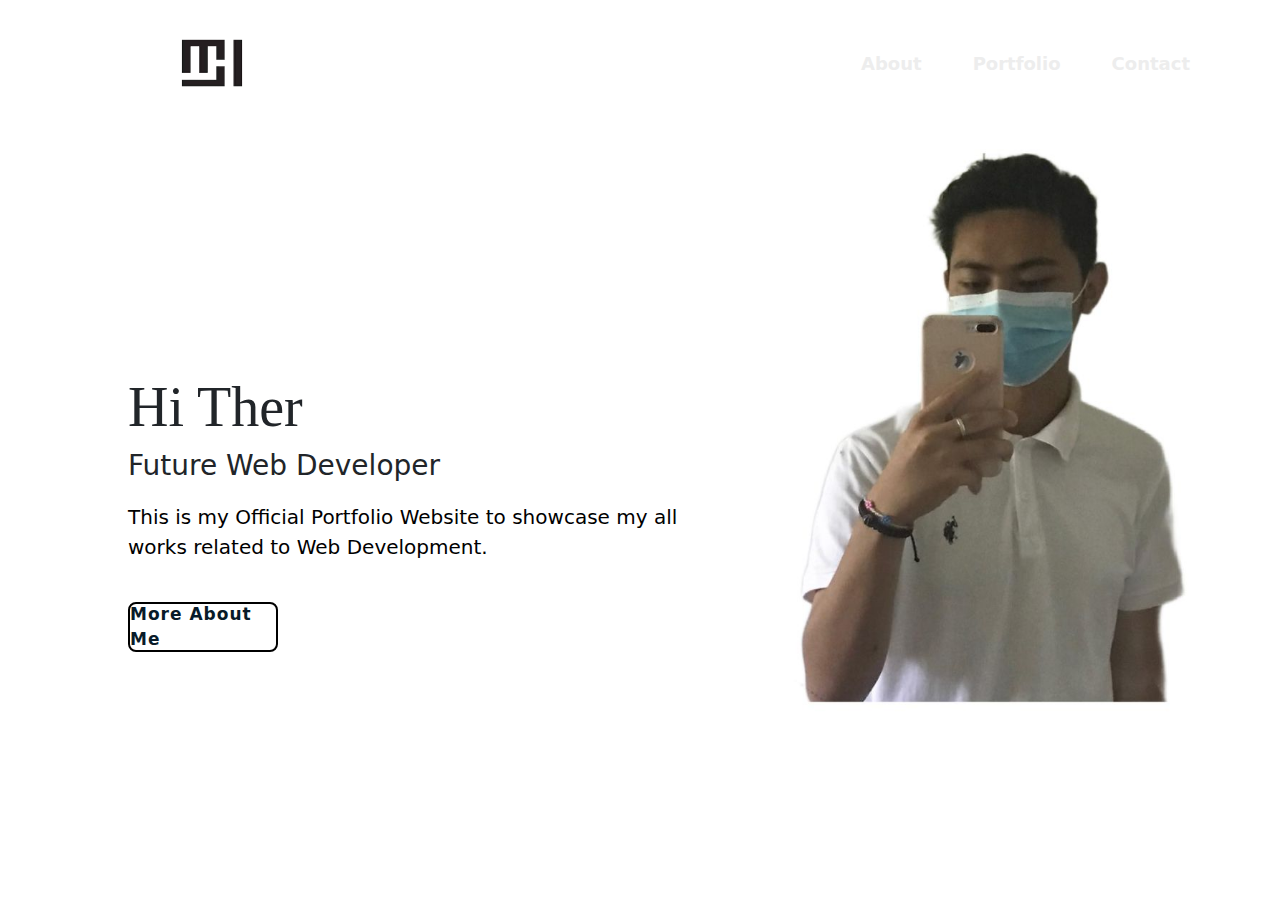
<file: index.html>
<!DOCTYPE html>
<html lang="en">
<head>
<!-- Required meta tags -->
        <meta charset="UTF-8">
        <meta name="viewport" content="width=device-width, initial-scale=1">
<!-- Bootstrap CSS -->
        <link href="https://cdn.jsdelivr.net/npm/bootstrap@5.0.1/dist/css/bootstrap.min.css"
        rel="stylesheet" integrity="sha384-+0n0xVW2eSR5OomGNYDnhzAbDsOXxcvSN1TPprVMTNDbiYZCxYbOOl7+AMvyTG2x"
        crossorigin="anonymous">
        <link href="https://fonts.cdnfonts.com/css/grease" rel="stylesheet">
        <link rel="stylesheet" href="./css/bootstrap.min.css" class="href"/>
        <link href="./css/custom.css" rel="stylesheet" >
        
        <title>Portfolio | Jim Espiritu Designs</title>
        <link rel="icon" type="image/jim" href="./images/logo1.jpg">
</head>
<body>
    <div class="container px-0">
        <nav class="navbar navbar-expand-lg navbar-light">
            <div class="container">
                <a class="navbar-brand" href="index.html">
                <img src="./images/logo.png" width="190" height="100" alt="logo for Jim Espiritu Portfolio">
            <span class="d-none">Jim Espiritu Portfolio</span>
            </a>
            <button
            class="navbar-toggler"
            type="button"
            data-bs-toggle="collapse"
            data-bs-target="#navbarNav"
            aria-controls="navbarNav"
            aria-expanded="false"
            aria-label="Toggle Navigatioon"
            >
            <span class="navbar-toggler-icon"></span>
            </button>
            <div class="collapse navbar-collapse" id="navbarNav">
                <ul class="navbar-nav ms-auto text-center">
                    <li class="nav-item">
                        <a href="about.html" class="nav-link"><b>About</b></a>
                    </li>
    
                    <li class="nav-item">
                        <a href="portfolio.html" class="nav-link"><b>Portfolio</b></a>
                    </li>
                    <li class="nav-item">
                        <a href="contact.html" class="nav-link"><b>Contact</b></a>
                    </li>
                </ul>
        </div>
        </nav>
        </div>

   <section class="home">
    <div class="home-content">
        <h1 class="display-4" id="typing-text"></h1>
        <h3>Future Web Developer</h3>
        <p class="about-text">This is my Official Portfolio Website to showcase my all works related to Web Development.</p>
        <div class="btn-box">
            <a href="about.html">More About Me</a>
        </div>
    </div>
   </section>


<script src="https://cdn.jsdelivr.net/npm/bootstrap@5.0.1/dist/js/bootstrap.bundle.min.js"
integrity="sha384-gtEjrD/SeCtmISkJkNUaaKMoLD0//ElJ19smozuHV6z3Iehds+3Ulb9Bn9Plx0x4"
crossorigin="anonymous"></script>

<script>
    var text = "Hi There, I'm Jim Angelo Espiritu";
    var index = 0;
  
    function typeText() {
      document.getElementById("typing-text").innerHTML += text[index];
      index++;
  
      if (index < text.length) {
        setTimeout(typeText, 100);
      }
    }  
    window.onload = function () {
      typeText();
    };
  </script>


</body>
</html>
</file>
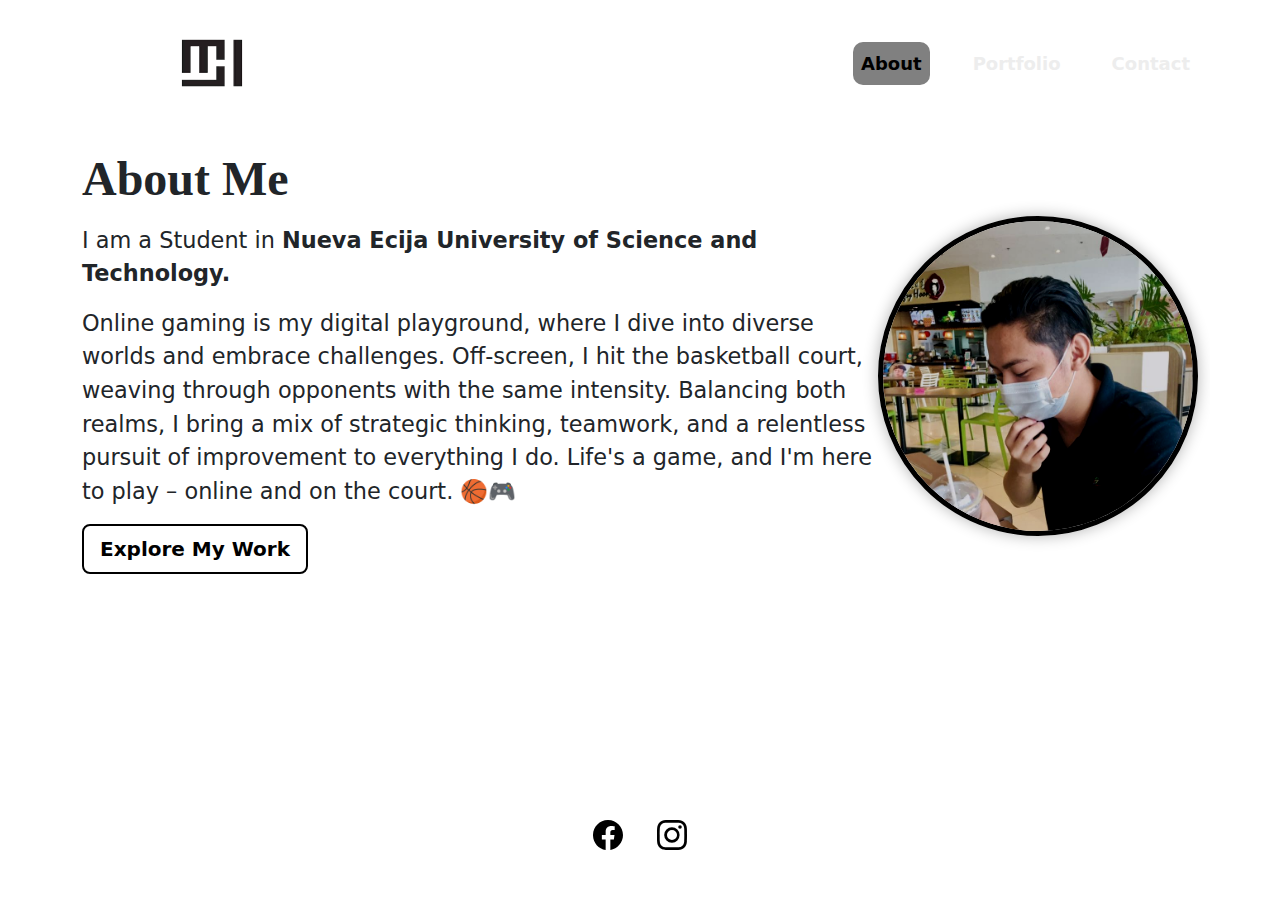
<file: about.html>
<!DOCTYPE html>
<html lang="en">
<head>
<!-- Required meta tags -->
        <meta charset="UTF-8">
        <meta name="viewport" content="width=device-width, initial-scale=1">
<!-- Bootstrap CSS -->
        <link href="https://cdn.jsdelivr.net/npm/bootstrap@5.0.1/dist/css/bootstrap.min.css"
        rel="stylesheet" integrity="sha384-+0n0xVW2eSR5OomGNYDnhzAbDsOXxcvSN1TPprVMTNDbiYZCxYbOOl7+AMvyTG2x"
        crossorigin="anonymous">
        <link rel="stylesheet" href="./css/bootstrap.min.css" class="href"/>
        <link href="./css/custom.css" rel="stylesheet" >
        
        <title>About | Jim Espiritu Designs</title>
        <link rel="icon" type="image/jim" href="./images/logo1.jpg">
</head>
<body>
    <div class="container px-0">
    <nav class="navbar navbar-expand-lg navbar-light">
        <div class="container">
            <a class="navbar-brand" href="index.html">
            <img src="./images/logo.png" width="190" height="100" alt="logo for Jim Espiritu Portfolio">
        <span class="d-none">Jim Espiritu Portfolio</span>
        </a>
        <button
        class="navbar-toggler"
        type="button"
        data-bs-toggle="collapse"
        data-bs-target="#navbarNav"
        aria-controls="navbarNav"
        aria-expanded="false"
        aria-label="Toggle Navigatioon"
        >
        <span class="navbar-toggler-icon"></span>
        </button>
        <div class="collapse navbar-collapse" id="navbarNav">
            <ul class="navbar-nav ms-auto text-center">
                <li class="nav-item">
                    <a href="about.html" class="nav-link active"><b>About</b></a>
                </li>

                <li class="nav-item">
                    <a href="portfolio.html" class="nav-link"><b>Portfolio</b></a>
                </li>
                <li class="nav-item">
                    <a href="contact.html" class="nav-link"><b>Contact</b></a>
                </li>
            </ul>
    </div>
    </nav>
    </div>
    

<main>
    <div class="singleCol mx-auto my-2 my-md-4">
        <div class="container overflow-hidden">
        <h1 class="about-head"><b>About Me</b></h1>
            <p class="text-center">
                <img src="./images/abt.jpg"  title="Jim Angelo nga pala" width="320" height="320" alt="Fun Portrait of Jim Espiritu" class="float-sm-none float-md-end rounded-circle">
            </p>
                <p class="about-text">I am a Student in <b>Nueva Ecija University of Science and Technology.</b></p>
            <p class="about-text">Online gaming is my digital playground, where I dive into diverse worlds and embrace challenges. Off-screen, I hit the basketball court, weaving through opponents with the same intensity. Balancing both realms, I bring a mix of strategic thinking, teamwork, and a relentless pursuit of improvement to everything I do. Life's a game, and I'm here to play – online and on the court. 🏀🎮</p>
                    <a href="portfolio.html" class="btn btn-outline-dark btn-lg btn-interactive"><b>Explore My Work</b></a>
        </div>
    </div>
</main>

<footer class="py-5">
    <div class="d-flex flex-row justify-content-center">
        <a href="https://www.facebook.com/jimangelo11" class="me-4">
            <svg xmlns="http://www.w3.org/2000/svg" width="25" height="25" 
            fill="currentColor" class="bi bi-facebook" viewBox="0 0 16 16">
                <path d="M16 8.049c0-4.446-3.582-8.05-8-8.05C3.58 0-.002 3.603-.002 8.05c0 4.017 2.926 7.347 6.75 7.951v-5.625h-2.03V8.05H6.75V6.275c0-2.017 1.195-3.131 3.022-3.131.876 0 1.791.157 1.791.157v1.98h-1.009c-.993 0-1.303.621-1.303 1.258v1.51h2.218l-.354 2.326H9.25V16c3.824-.604 6.75-3.934 6.75-7.951z"/>
              </svg>
        </a>
        <a href="https://www.instagram.com/mijjxae/">
            <svg xmlns="http://www.w3.org/2000/svg" width="25" height="25" 
            fill="currentColor" class="bi bi-instagram" viewBox="0 0 16 16">
                <path d="M8 0C5.829 0 5.556.01 4.703.048 3.85.088 3.269.222 2.76.42a3.917 3.917 0 0 0-1.417.923A3.927 3.927 0 0 0 .42 2.76C.222 3.268.087 3.85.048 4.7.01 5.555 0 5.827 0 8.001c0 2.172.01 2.444.048 3.297.04.852.174 1.433.372 1.942.205.526.478.972.923 1.417.444.445.89.719 1.416.923.51.198 1.09.333 1.942.372C5.555 15.99 5.827 16 8 16s2.444-.01 3.298-.048c.851-.04 1.434-.174 1.943-.372a3.916 3.916 0 0 0 1.416-.923c.445-.445.718-.891.923-1.417.197-.509.332-1.09.372-1.942C15.99 10.445 16 10.173 16 8s-.01-2.445-.048-3.299c-.04-.851-.175-1.433-.372-1.941a3.926 3.926 0 0 0-.923-1.417A3.911 3.911 0 0 0 13.24.42c-.51-.198-1.092-.333-1.943-.372C10.443.01 10.172 0 7.998 0h.003zm-.717 1.442h.718c2.136 0 2.389.007 3.232.046.78.035 1.204.166 1.486.275.373.145.64.319.92.599.28.28.453.546.598.92.11.281.24.705.275 1.485.039.843.047 1.096.047 3.231s-.008 2.389-.047 3.232c-.035.78-.166 1.203-.275 1.485a2.47 2.47 0 0 1-.599.919c-.28.28-.546.453-.92.598-.28.11-.704.24-1.485.276-.843.038-1.096.047-3.232.047s-2.39-.009-3.233-.047c-.78-.036-1.203-.166-1.485-.276a2.478 2.478 0 0 1-.92-.598 2.48 2.48 0 0 1-.6-.92c-.109-.281-.24-.705-.275-1.485-.038-.843-.046-1.096-.046-3.233 0-2.136.008-2.388.046-3.231.036-.78.166-1.204.276-1.486.145-.373.319-.64.599-.92.28-.28.546-.453.92-.598.282-.11.705-.24 1.485-.276.738-.034 1.024-.044 2.515-.045v.002zm4.988 1.328a.96.96 0 1 0 0 1.92.96.96 0 0 0 0-1.92zm-4.27 1.122a4.109 4.109 0 1 0 0 8.217 4.109 4.109 0 0 0 0-8.217zm0 1.441a2.667 2.667 0 1 1 0 5.334 2.667 2.667 0 0 1 0-5.334z"/>
              </svg>
        </a>
    </div>
</footer>


<script src="https://cdn.jsdelivr.net/npm/bootstrap@5.0.1/dist/js/bootstrap.bundle.min.js"
integrity="sha384-gtEjrD/SeCtmISkJkNUaaKMoLD0//ElJ19smozuHV6z3Iehds+3Ulb9Bn9Plx0x4"
crossorigin="anonymous"></script>

<script>
    var text = "Hi There, I'm Jim Angelo Espiritu";
    var index = 0;
  
    function typeText() {
      document.getElementById("typing-text").innerHTML += text[index];
      index++;
  
      if (index < text.length) {
        setTimeout(typeText, 100);
      }
    }  
    window.onload = function () {
      typeText();
    };
  </script>

</body>
</html>
</file>
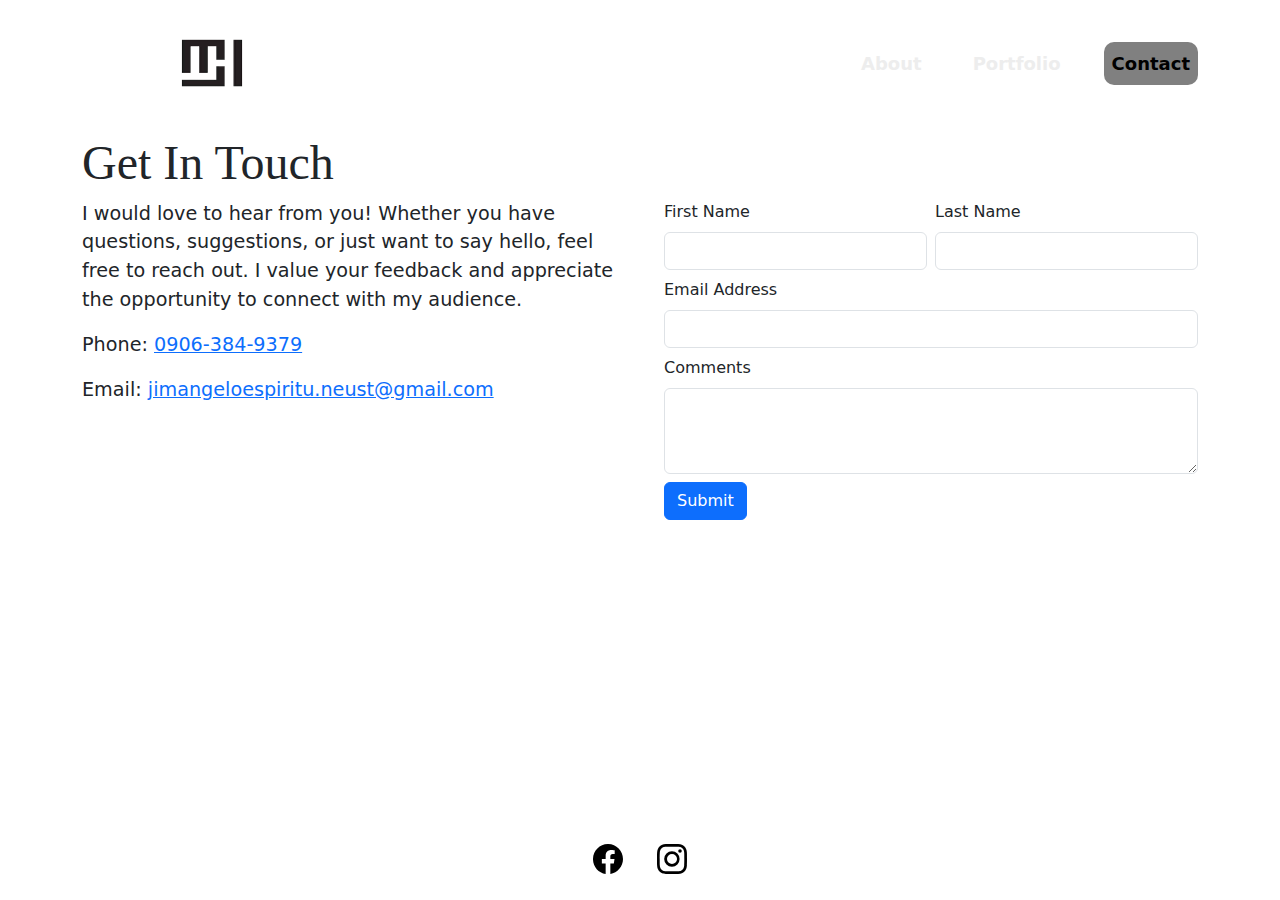
<file: contact.html>
<!DOCTYPE html>
<html lang="en">
<head>
<!-- Required meta tags -->
        <meta charset="UTF-8">
        <meta name="viewport" content="width=device-width, initial-scale=1">
<!-- Bootstrap CSS -->
        <link href="https://cdn.jsdelivr.net/npm/bootstrap@5.0.1/dist/css/bootstrap.min.css"
        rel="stylesheet" integrity="sha384-+0n0xVW2eSR5OomGNYDnhzAbDsOXxcvSN1TPprVMTNDbiYZCxYbOOl7+AMvyTG2x"
        crossorigin="anonymous">
        <link rel="stylesheet" href="./css/bootstrap.min.css" class="href"/>
        <link href="./css/custom.css" rel="stylesheet" >
        
        <title>Contact | Jim Espiritu Designs</title>
        <link rel="icon" type="image/jim" href="./images/logo1.jpg">
</head>
<body>
    
    <div class="container px-0">
    <nav class="navbar navbar-expand-lg navbar-light">
        <div class="container">
            <a class="navbar-brand" href="index.html">
            <img src="./images/logo.png" width="190" height="100" alt="logo for Jim Espiritu Portfolio">
        <span class="d-none">Jim Espiritu Portfolio</span>
        </a>
        <button
        class="navbar-toggler"
        type="button"
        data-bs-toggle="collapse"
        data-bs-target="#navbarNav"
        aria-controls="navbarNav"
        aria-expanded="false"
        aria-label="Toggle Navigatioon"
        >
        <span class="navbar-toggler-icon"></span>
        </button>
        <div class="collapse navbar-collapse" id="navbarNav">
            <ul class="navbar-nav ms-auto text-center">
                <li class="nav-item">
                    <a href="about.html" class="nav-link"><b>About</b></a>
                </li>

                <li class="nav-item">
                    <a href="portfolio.html" class="nav-link"><b>Portfolio</b></a>
                </li>
                <li class="nav-item">
                    <a href="contact.html" class="nav-link active"><b>Contact</b></a>
                </li>
            </ul>
    </div>
    </nav>
    </div>
<main>
    <div class="container my-2">
        <h1 class="contact-head">Get In Touch</h1>
        <div class="row g-5">
            <div class="col-md-6">
                <p class="contact-text">
                    I would love to hear from you! Whether you have questions, suggestions, or just want to say hello, feel free to reach out. 
                    I value your feedback and appreciate the opportunity to connect with my audience.</p>
                    <p class="contact-text">Phone: <a href="mailto: 0906-384-9379">0906-384-9379</a></p>
                    <p class="contact-text">Email: <a href="mailto: jimangeloespiritu.neust@gmail.com">jimangeloespiritu.neust@gmail.com</a></p>
            </div>

            <div class="col-md-6">
                <form>
                    <div class="row g-2">
                        <div class="col-md-6">
                            <label for="firstName" class="form-label">First Name</label>
                            <input type="text" name="first-name" class="form-control" id="firstName">
                        </div>

                        <div class="col-md-6">
                            <label for="lastName" class="form-label">Last Name</label>
                            <input type="text" name="last-name" class="form-control" id="lastName">
                        </div>

                        <div class="col-12">
                            <label for="email" class="form-label">Email Address</label>
                            <input type="text" name="email" class="form-control" id="email">
                        </div>

                        <div class="col-12">
                            <label for="comments" class="form-label">Comments</label>
                            <textarea name="comments" name="email" class="form-control" id="comments" rows="3"></textarea>
                        </div>

                        <div class="col-12 mb-1">
                            <button type="submit" class="btn btn-primary">Submit</button>
                        </div>
                    </div>
                </form>
            </div>
        </div>
    </div>
</main>

<footer class="py-4">
    <div class="d-flex flex-row justify-content-center">
        <a href="https://www.facebook.com/jimangelo11" class="me-4">
            <svg xmlns="http://www.w3.org/2000/svg" width="25" height="25" 
            fill="currentColor" class="bi bi-facebook" viewBox="0 0 16 16">
                <path d="M16 8.049c0-4.446-3.582-8.05-8-8.05C3.58 0-.002 3.603-.002 8.05c0 4.017 2.926 7.347 6.75 7.951v-5.625h-2.03V8.05H6.75V6.275c0-2.017 1.195-3.131 3.022-3.131.876 0 1.791.157 1.791.157v1.98h-1.009c-.993 0-1.303.621-1.303 1.258v1.51h2.218l-.354 2.326H9.25V16c3.824-.604 6.75-3.934 6.75-7.951z"/>
              </svg>
        </a>
        <a href="https://www.instagram.com/mijjxae/">
            <svg xmlns="http://www.w3.org/2000/svg" width="25" height="25" 
            fill="currentColor" class="bi bi-instagram" viewBox="0 0 16 16">
                <path d="M8 0C5.829 0 5.556.01 4.703.048 3.85.088 3.269.222 2.76.42a3.917 3.917 0 0 0-1.417.923A3.927 3.927 0 0 0 .42 2.76C.222 3.268.087 3.85.048 4.7.01 5.555 0 5.827 0 8.001c0 2.172.01 2.444.048 3.297.04.852.174 1.433.372 1.942.205.526.478.972.923 1.417.444.445.89.719 1.416.923.51.198 1.09.333 1.942.372C5.555 15.99 5.827 16 8 16s2.444-.01 3.298-.048c.851-.04 1.434-.174 1.943-.372a3.916 3.916 0 0 0 1.416-.923c.445-.445.718-.891.923-1.417.197-.509.332-1.09.372-1.942C15.99 10.445 16 10.173 16 8s-.01-2.445-.048-3.299c-.04-.851-.175-1.433-.372-1.941a3.926 3.926 0 0 0-.923-1.417A3.911 3.911 0 0 0 13.24.42c-.51-.198-1.092-.333-1.943-.372C10.443.01 10.172 0 7.998 0h.003zm-.717 1.442h.718c2.136 0 2.389.007 3.232.046.78.035 1.204.166 1.486.275.373.145.64.319.92.599.28.28.453.546.598.92.11.281.24.705.275 1.485.039.843.047 1.096.047 3.231s-.008 2.389-.047 3.232c-.035.78-.166 1.203-.275 1.485a2.47 2.47 0 0 1-.599.919c-.28.28-.546.453-.92.598-.28.11-.704.24-1.485.276-.843.038-1.096.047-3.232.047s-2.39-.009-3.233-.047c-.78-.036-1.203-.166-1.485-.276a2.478 2.478 0 0 1-.92-.598 2.48 2.48 0 0 1-.6-.92c-.109-.281-.24-.705-.275-1.485-.038-.843-.046-1.096-.046-3.233 0-2.136.008-2.388.046-3.231.036-.78.166-1.204.276-1.486.145-.373.319-.64.599-.92.28-.28.546-.453.92-.598.282-.11.705-.24 1.485-.276.738-.034 1.024-.044 2.515-.045v.002zm4.988 1.328a.96.96 0 1 0 0 1.92.96.96 0 0 0 0-1.92zm-4.27 1.122a4.109 4.109 0 1 0 0 8.217 4.109 4.109 0 0 0 0-8.217zm0 1.441a2.667 2.667 0 1 1 0 5.334 2.667 2.667 0 0 1 0-5.334z"/>
              </svg>
        </a>
    </div>
</footer>


<script src="https://cdn.jsdelivr.net/npm/bootstrap@5.0.1/dist/js/bootstrap.bundle.min.js"
integrity="sha384-gtEjrD/SeCtmISkJkNUaaKMoLD0//ElJ19smozuHV6z3Iehds+3Ulb9Bn9Plx0x4"
crossorigin="anonymous"></script>

</body>
</html>
</file>
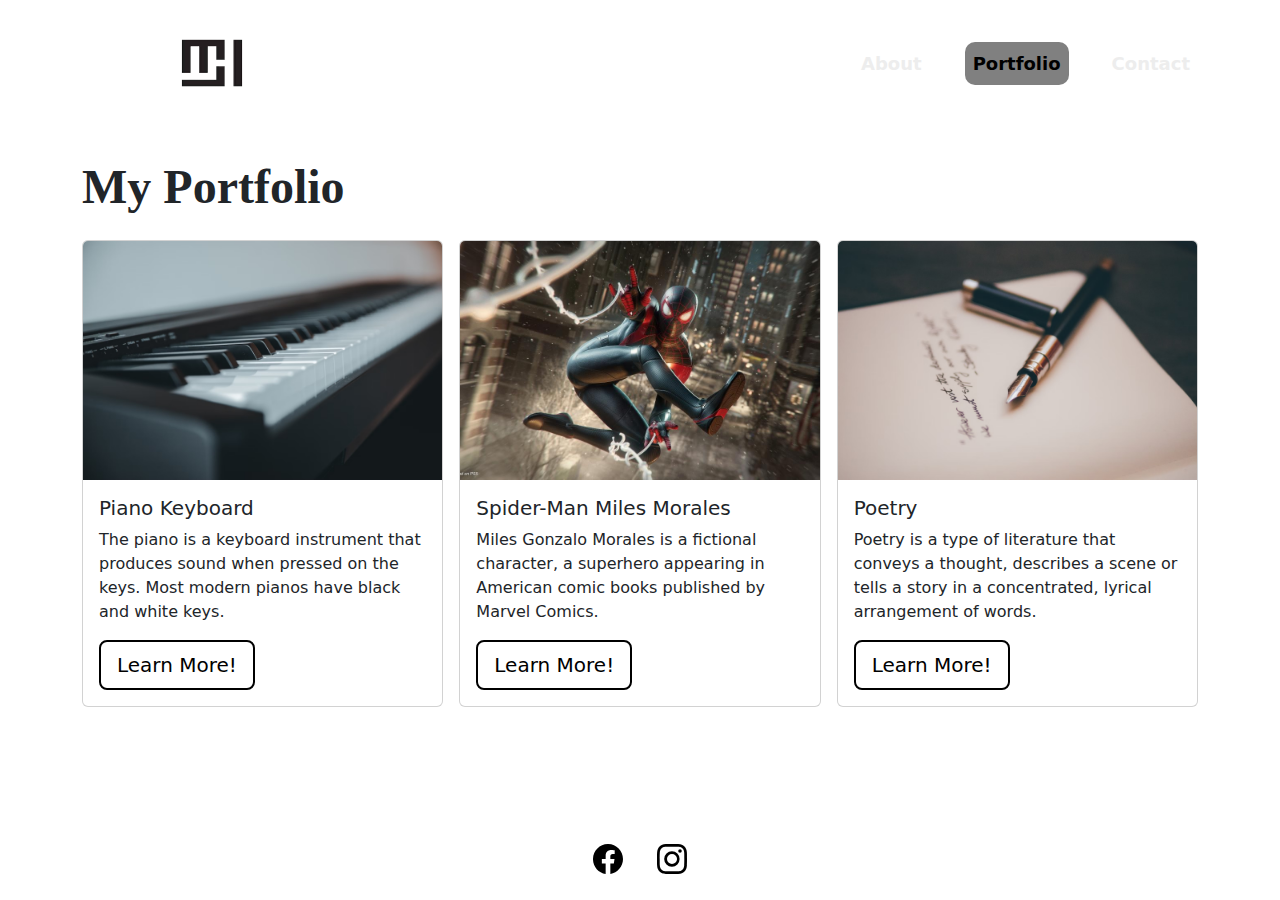
<file: portfolio.html>
<!DOCTYPE html>
<html lang="en">
<head>
<!-- Required meta tags -->
        <meta charset="UTF-8">
        <meta name="viewport" content="width=device-width, initial-scale=1">
<!-- Bootstrap CSS -->
        <link href="https://cdn.jsdelivr.net/npm/bootstrap@5.0.1/dist/css/bootstrap.min.css"
        rel="stylesheet" integrity="sha384-+0n0xVW2eSR5OomGNYDnhzAbDsOXxcvSN1TPprVMTNDbiYZCxYbOOl7+AMvyTG2x"
        crossorigin="anonymous">
        <link rel="stylesheet" href="./css/bootstrap.min.css" class="href"/>
        <link href="./css/custom.css" rel="stylesheet" >
        
        <title>Portfolio | Jim Espiritu Designs</title>
        <link rel="icon" type="image/jim" href="./images/logo1.jpg">
</head>
<body>
    <div class="container px-0">
    <nav class="navbar navbar-expand-lg navbar-light">
        <div class="container">
            <a class="navbar-brand" href="index.html">
            <img src="./images/logo.png" width="190" height="100" alt="logo for Jim Espiritu Portfolio">
        <span class="d-none">Jim Espiritu Portfolio</span>
        </a>
        <button
        class="navbar-toggler"
        type="button"
        data-bs-toggle="collapse"
        data-bs-target="#navbarNav"
        aria-controls="navbarNav"
        aria-expanded="false"
        aria-label="Toggle Navigatioon"
        >
        <span class="navbar-toggler-icon"></span>
        </button>
        <div class="collapse navbar-collapse" id="navbarNav">
            <ul class="navbar-nav ms-auto text-center">
                <li class="nav-item">
                    <a href="about.html" class="nav-link"><b>About</b></a>
                </li>

                <li class="nav-item">
                    <a href="portfolio.html" class="nav-link active"><b>Portfolio</b></a>
                </li>
                <li class="nav-item">
                    <a href="contact.html" class="nav-link"><b>Contact</b></a>
                </li>
            </ul>
        </div>
    </nav>
</div>

<main>
    <div class="container my-2 py-md-4">
        <h1 class="animate__animated animate__fadeIn" id="portfolio-text"><b>My Portfolio</b></h1>
        <div class="row mt-1 g-2 g-md-3 ">
            <div class="col-12 col-md-6 col-lg-4">
                <div class="card">
                    <img src="./images/keyboard" alt="Piano keyboard" class="card-img-top">
                    <div class="card-body">
                        <h5 class="card-title">Piano Keyboard</h5>
                        <p class="card-text">The piano is a keyboard instrument that produces sound when pressed on the keys. Most modern pianos have black and white keys.</p>
                        <a href="https://mijxae02.github.io/KeyboardStore/" class="btn btn-outline-dark btn-lg btn-interactive">Learn More!</a>
                      </div>
                </div>
            </div>
    
            <div class="col-12 col-md-6 col-lg-4">
                <div class="card">
                    <img src="./images/spidey.jpg" alt="Spider-Man" class="card-img-top">
                    <div class="card-body">
                        <h5 class="card-title">Spider-Man Miles Morales</h5>
                        <p class="card-text">Miles Gonzalo Morales is a fictional character, a superhero appearing in American comic books published by Marvel Comics.</p>
                            <a href="https://mijxae02.github.io/WS02-MID1/" class="btn btn-outline-dark btn-lg btn-interactive">Learn More!</a>
                      </div>
                </div>
            </div>
    
            <div class="col-12 col-md-6 col-lg-4">
                <div class="card">
                    <img src="./images/poetry.avif" alt="Poetry" class="card-img-top">
                    <div class="card-body">
                        <h5 class="card-title">Poetry</h5>
                        <p class="card-text">Poetry is a type of literature that conveys a thought, describes a scene or tells a story in a concentrated, lyrical arrangement of words. </p>
                            <a href="https://mijxae02.github.io/Poetry/" class="btn btn-outline-dark btn-lg btn-interactive">Learn More!</a>
                      </div>
                </div>
            </div>
        </div>
    </div>

</main>

<footer class="py-4">
    <div class="d-flex flex-row justify-content-center">
        <a href="https://www.facebook.com/jimangelo11" class="me-4">
            <svg xmlns="http://www.w3.org/2000/svg" width="25" height="25" 
            fill="currentColor" class="bi bi-facebook" viewBox="0 0 16 16">
                <path d="M16 8.049c0-4.446-3.582-8.05-8-8.05C3.58 0-.002 3.603-.002 8.05c0 4.017 2.926 7.347 6.75 7.951v-5.625h-2.03V8.05H6.75V6.275c0-2.017 1.195-3.131 3.022-3.131.876 0 1.791.157 1.791.157v1.98h-1.009c-.993 0-1.303.621-1.303 1.258v1.51h2.218l-.354 2.326H9.25V16c3.824-.604 6.75-3.934 6.75-7.951z"/>
              </svg>
        </a>
        <a href="https://www.instagram.com/mijjxae/">
            <svg xmlns="http://www.w3.org/2000/svg" width="25" height="25" 
            fill="currentColor" class="bi bi-instagram" viewBox="0 0 16 16">
                <path d="M8 0C5.829 0 5.556.01 4.703.048 3.85.088 3.269.222 2.76.42a3.917 3.917 0 0 0-1.417.923A3.927 3.927 0 0 0 .42 2.76C.222 3.268.087 3.85.048 4.7.01 5.555 0 5.827 0 8.001c0 2.172.01 2.444.048 3.297.04.852.174 1.433.372 1.942.205.526.478.972.923 1.417.444.445.89.719 1.416.923.51.198 1.09.333 1.942.372C5.555 15.99 5.827 16 8 16s2.444-.01 3.298-.048c.851-.04 1.434-.174 1.943-.372a3.916 3.916 0 0 0 1.416-.923c.445-.445.718-.891.923-1.417.197-.509.332-1.09.372-1.942C15.99 10.445 16 10.173 16 8s-.01-2.445-.048-3.299c-.04-.851-.175-1.433-.372-1.941a3.926 3.926 0 0 0-.923-1.417A3.911 3.911 0 0 0 13.24.42c-.51-.198-1.092-.333-1.943-.372C10.443.01 10.172 0 7.998 0h.003zm-.717 1.442h.718c2.136 0 2.389.007 3.232.046.78.035 1.204.166 1.486.275.373.145.64.319.92.599.28.28.453.546.598.92.11.281.24.705.275 1.485.039.843.047 1.096.047 3.231s-.008 2.389-.047 3.232c-.035.78-.166 1.203-.275 1.485a2.47 2.47 0 0 1-.599.919c-.28.28-.546.453-.92.598-.28.11-.704.24-1.485.276-.843.038-1.096.047-3.232.047s-2.39-.009-3.233-.047c-.78-.036-1.203-.166-1.485-.276a2.478 2.478 0 0 1-.92-.598 2.48 2.48 0 0 1-.6-.92c-.109-.281-.24-.705-.275-1.485-.038-.843-.046-1.096-.046-3.233 0-2.136.008-2.388.046-3.231.036-.78.166-1.204.276-1.486.145-.373.319-.64.599-.92.28-.28.546-.453.92-.598.282-.11.705-.24 1.485-.276.738-.034 1.024-.044 2.515-.045v.002zm4.988 1.328a.96.96 0 1 0 0 1.92.96.96 0 0 0 0-1.92zm-4.27 1.122a4.109 4.109 0 1 0 0 8.217 4.109 4.109 0 0 0 0-8.217zm0 1.441a2.667 2.667 0 1 1 0 5.334 2.667 2.667 0 0 1 0-5.334z"/>
              </svg>
        </a>
    </div>
</footer>


<script src="https://cdn.jsdelivr.net/npm/bootstrap@5.0.1/dist/js/bootstrap.bundle.min.js"
integrity="sha384-gtEjrD/SeCtmISkJkNUaaKMoLD0//ElJ19smozuHV6z3Iehds+3Ulb9Bn9Plx0x4"
crossorigin="anonymous"></script>


</body>
</html>
</file>
<file: css/custom.css>
@font-face {
  font-family: myFont;
  font-style: normal;
  font-weight: 400;
  src: local('Grease'), url('https://fonts.cdnfonts.com/s/1953/grease__.woff') format('woff');
}

/*BODYYYYYSKIEEE*/
html,
body {
  background-color: white;
  height: 100%;
}

body {
  display: flex;
  flex-direction: column;
}

.header{
  position: fixed;
  top: 0;
  left: 0;
  width: 100%;
  padding: 20px 10%;
  background: transparent;
  display: flex;
  justify-content: space-between;
  align-items: center;
  z-index: 100;
}

.navbar a{
  font-size: 18px;
  color: #ededed;
  text-decoration: none;
  font-weight: 500;
  margin-left: 35px;
  transition: 0.3s;
}

.navbar a:hover,
.navbar a.active{
  color: white;
}

.home {
  display: flex;
  background: url("../images/main.jpg") no-repeat;
  background-size: cover;
  height: 100vh;
  align-items: center;
  padding: 0 10%;
}

.home-content{
  max-width: 600px;
}

.home-content h1{
  font-size: 56px;
  font-weight: 500;
  line-height: 1.2;
}

.home-content p{
  font-size: 20px;
  color: black;
  margin: 20px 0 40px;
}

.home-content .btn-box{
  display: flex;
  justify-content: space-between;
  width: 345px;
  height: 50px;
}


.btn-box a{
  position: relative;
  display: inline-flex;
  justify-content: center;
  align-items: center;
  width: 150px;
  height: 100%;
  background: white;
  border: 2px solid black;
  border-radius: 8px;
  font-size: 17px;
  color: #081b29;
  text-decoration: none;
  font-weight: 600;
  letter-spacing: 1px;
  z-index: 1;
}

.btn-box a::before{
  content: '';
  position: absolute;
  top: 0;
  left: 0;
  width: 0%;
  height: 100%;
  background: gray;
  z-index: -1;
  transition: .5s;
}

.btn-box a:hover::before{
  width: 100%;
}

.active{
  background-color: gray;
  border-radius: 10px;
}

.nav-link:hover{
  background-color: gray;
  border-radius: 10px;
}


.nav-item{
  font-size: 1.2rem;
}

/*MAINSKIEEE*/

main {
  flex: 1 0 auto;
}

.text-center{
  color: black;
}

.lead{
  font-size: 1.5rem;
}

.singleCol1 {
  max-width: 1100px;
}


.main-index{
  display: block;
  margin-left: auto;
  margin-right: auto;
}


.color-overlay {
  background-color: rgba(0, 0, 0, 0.4);
  min-height: 60vh;
}

.web-design{
  font-size: 5vw;
  letter-spacing: 2px;
  opacity: .9;
  color: #CBCBCB;
}

/*ABOUTTTTT*/

.about-head{
  font-size: 3rem;
}

.about-text{
  font-size: 1.4rem;
}

h1{
  font-family: myFont;
  font-size: 2.3rem;
}

.singleCol {
  max-width: 1200px;
}


.display-4{
  font-size: 2.1rem;
}

img.rounded-circle {
  border: 5px solid black;
  box-shadow: 0 0 15px rgba(0, 0, 0, 0.3);
  transition: transform 0.3s ease-in-out;
  filter: grayscale(30%) brightness(90%) contrast(120%);
}

img.rounded-circle:hover {
  transform: scale(1.1);
  filter: grayscale(0%) brightness(100%) contrast(100%);
  box-shadow: 0 0 20px rgba(0, 0, 0, 0.5);
  animation: pulse-glow 1s infinite, rotate-continuous 2s infinite;
  background-color: #ffee00;
}

/*PORTFOLIOSKIEEE*/

#portfolio-text{
  font-size: 3rem;
}

.portfolio-image {
  border-radius: 15px;
  box-shadow: 0 0 10px rgba(0, 0, 0, 0.3);
  transition: transform 0.3s ease-in-out;
}

.portfolio-image:hover {
  transform: scale(1.1);
}

.btn-interactive {
  background-color: white;
  color: black;
  border: 2px solid black;
  transition: background-color 0.3s ease-in-out, transform 0.3s ease-in-out;
}

.btn-interactive:hover {
  background-color: black;
  transform: scale(1.1);
}

.animate__fadeIn{
  animation: bounceIn 1s ease-in-out;
}

.card {
  animation: bounceIn 1s ease-in-out;
}

/*CONTACTSKIIEEEEE*/

.contact-head{
  font-size: 3rem;
}

.contact-text{
  font-size: 1.2rem;
}

/*FOOTERSSKIEEE*/

footer {
  background-color: white;
  color: black;
  flex-shrink: 0;
}

.d-flex {
  justify-content: center;
}

footer a {
  color: black;
  margin: 0 10px;
  font-size: 24px;
  transition: transform 0.3s ease-in-out, color 0.3s ease-in-out;
}

footer a:hover {
  animation: bounce 1s;
}

.bi-facebook,
.bi-instagram {
  width: 30px;
  height: 30px;
}

.me-4 {
  margin-right: 15px;
}


/*MEDIASKIEEE*/

@media (max-width: 767.98px) {
  .color-overlay {
    min-height: 30vh;
  }
}

/*KEYFRAMESKIEEE*/

@keyframes bounceIn {
  from {
    opacity: 0;
    transform: translateY(-20px);
  }
  to {
    opacity: 1;
    transform: translateY(0);
  }
}

@keyframes bounce {
  0%, 20%, 50%, 80%, 100% {
      transform: translateY(0);
  }
  40% {
      transform: translateY(-20px);
  }
  60% {
      transform: translateY(-10px);
  }
}

@keyframes pulse-glow {
  0% {
    box-shadow: 0 0 20px rgba(0, 0, 0, 0.5), 0 0 10px blue;
    transform: scale(1);
  }
  50% {
    box-shadow: 0 0 20px rgba(0, 0, 0, 0.5), 0 0 20px red;
    transform: scale(1.2);
  }
  100% {
    box-shadow: 0 0 20px rgba(0, 0, 0, 0.5), 0 0 10px rgba(0, 255, 0, 0.8);
    transform: scale(1);
  }
}


@keyframes rotate-continuous {
  to {
    transform: rotate(360deg);
  }
}
</file>
